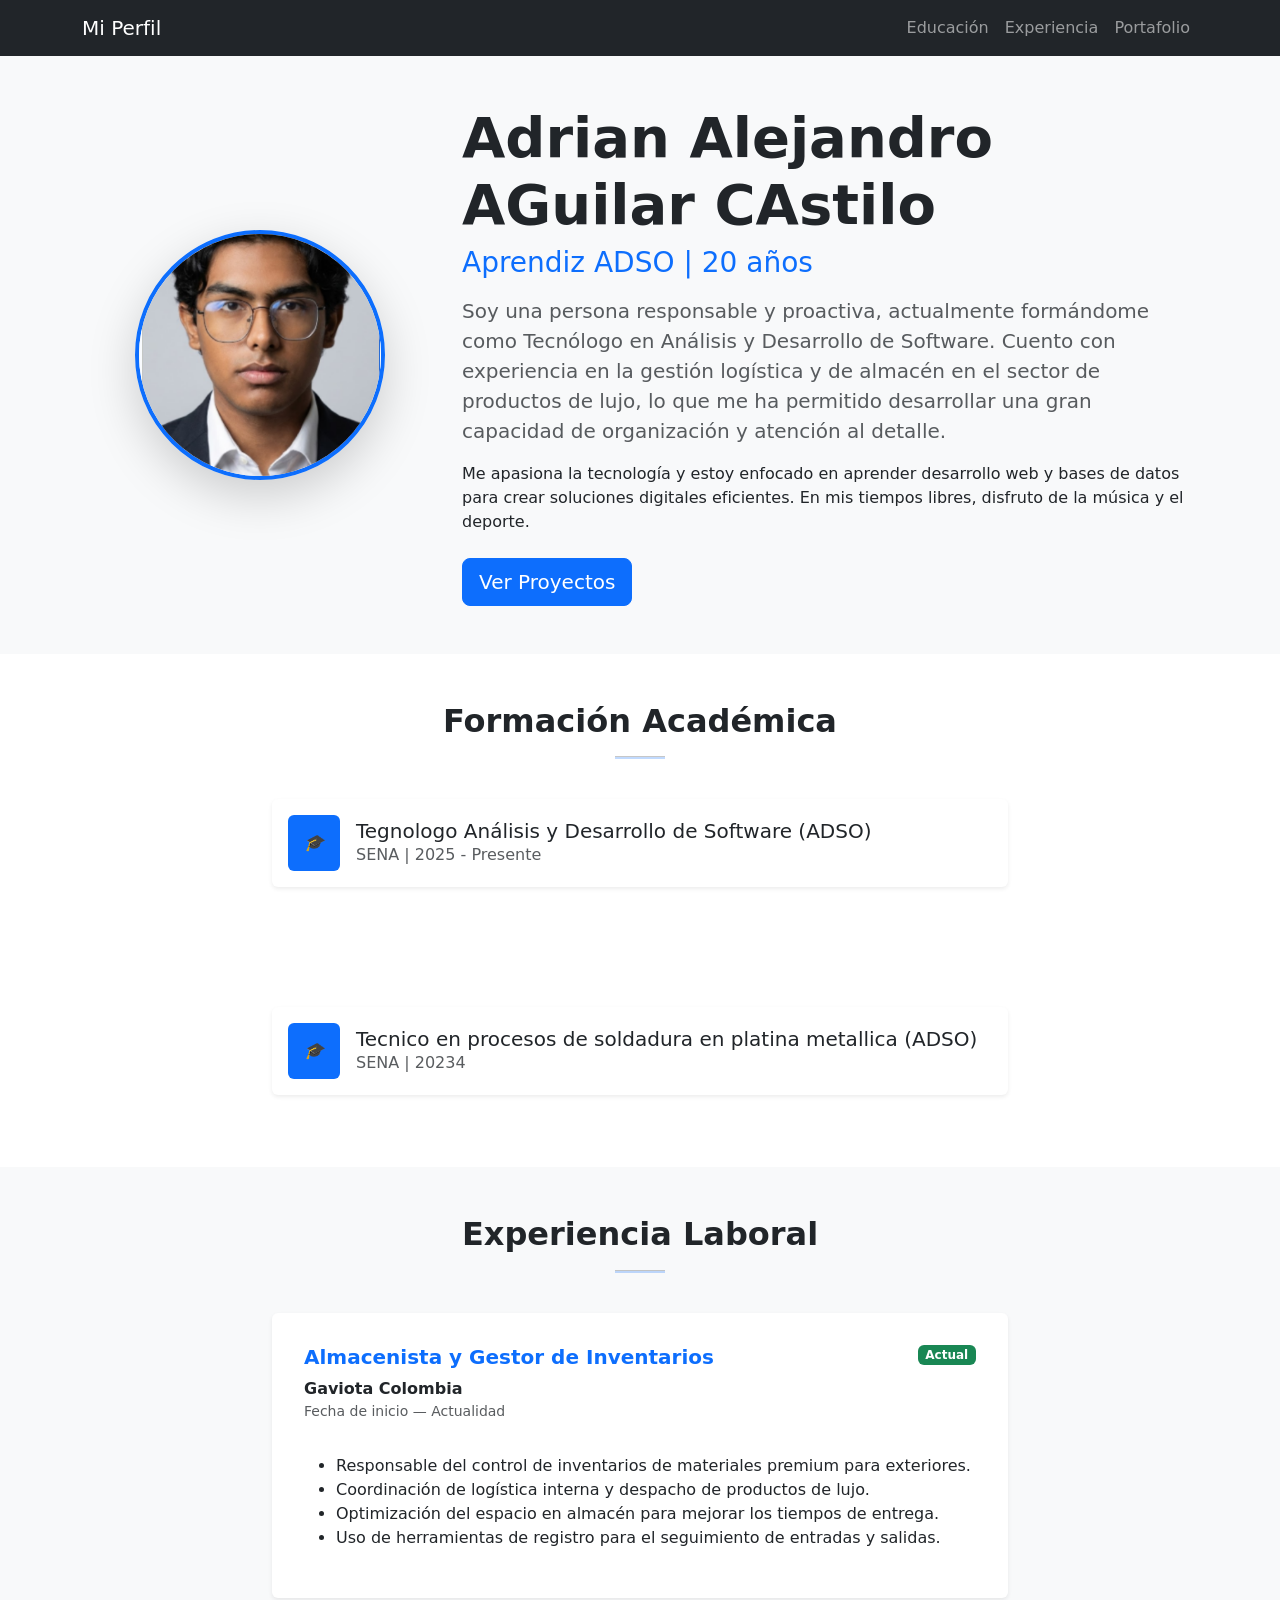
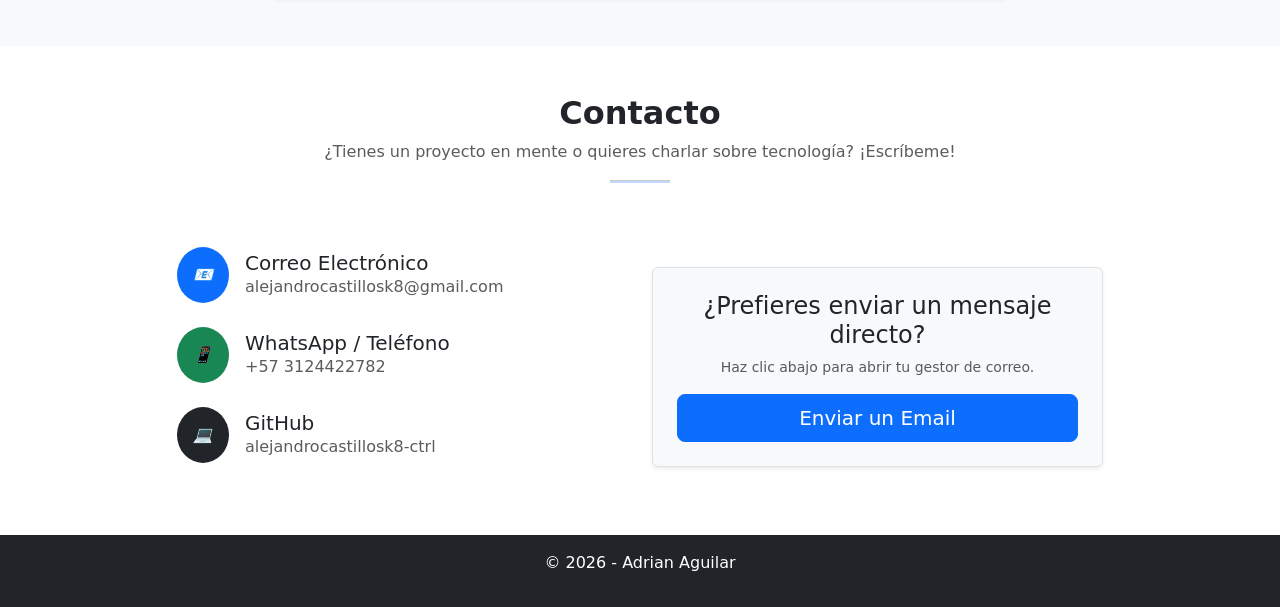
<file: curriculum vitae/index.html>
<!DOCTYPE html>
<html lang="es">
<head>
    <meta charset="UTF-8">
    <meta name="viewport" content="width=device-width, initial-scale=1.0">
    <title>Mi CV Profesional</title>
    <link href="https://cdn.jsdelivr.net/npm/bootstrap@5.3.0/dist/css/bootstrap.min.css" rel="stylesheet">
    <link rel="stylesheet" href="style.css">
</head>
<body>

    <nav class="navbar navbar-expand-lg navbar-dark bg-dark sticky-top">
        <div class="container">
            <a class="navbar-brand" href="#">Mi Perfil</a>
            <div class="collapse navbar-collapse">
                <ul class="navbar-nav ms-auto">
                    <li class="nav-item"><a class="nav-link" href="#educacion">Educación</a></li>
                    <li class="nav-item"><a class="nav-link" href="#experiencia">Experiencia</a></li>
                    <li class="nav-item"><a class="nav-link" href="portafolio.html">Portafolio</a></li>
                </ul>
            </div>
        </div>
    </nav>

<header id="sobre-mi" class="py-5 bg-light">
    <div class="container">
        <div class="row align-items-center">
            
            <div class="col-md-4 text-center mb-4 mb-md-0">
                <img src="./img/foto.png" alt="Mi Foto" class="img-fluid rounded-circle shadow-lg border border-primary border-4" style="width: 250px; height: 250px; object-fit: cover;">
            </div>

            <div class="col-md-8">
                <h1 class="display-4 fw-bold text-dark">Adrian Alejandro AGuilar CAstilo</h1>
                <h3 class="text-primary mb-3">Aprendiz ADSO | 20 años</h3> <p class="lead text-muted">
                    Soy una persona responsable y proactiva, actualmente formándome como <strong>Tecnólogo en Análisis y Desarrollo de Software</strong>. 
                    Cuento con experiencia en la gestión logística y de almacén en el sector de productos de lujo, lo que me ha permitido desarrollar una gran capacidad de organización y atención al detalle.
                </p>
                
                <p>
                    Me apasiona la tecnología y estoy enfocado en aprender desarrollo web y bases de datos para crear soluciones digitales eficientes. En mis tiempos libres, disfruto de la música y el deporte.
                </p>

                <div class="mt-4">
                    <a href="portafolio.html" class="btn btn-primary btn-lg">Ver Proyectos</a>
                </div>
            </div>

        </div>
    </div>
</header>

   <section id="educacion" class="container py-5">
    <div class="row">
        <div class="col-12 text-center mb-4">
            <h2 class="fw-bold">Formación Académica</h2>
            <hr class="mx-auto" style="width: 50px; height: 3px; background: #0d6efd;">
        </div>
        <div class="col-md-8 mx-auto">
            <div class="card border-0 shadow-sm mb-4">
                <div class="card-body d-flex align-items-center">
                    <div class="flex-shrink-0">
                        <div class="bg-primary text-white p-3 rounded">
                            <i class="bi bi- mortarboard-fill">🎓</i>
                        </div>
                    </div>
                    <div class="flex-grow-1 ms-3">
                        <h5 class="mb-0">Tegnologo Análisis y Desarrollo de Software (ADSO)</h5>
                        <p class="text-muted mb-0">SENA | 2025 - Presente</p>
                    </div>
                </div>
            </div>
        </div>
    </div>
</section>

 <section id="educacion" class="container py-5">
    <div class="row">

        <div class="col-md-8 mx-auto">
            <div class="card border-0 shadow-sm mb-4">
                <div class="card-body d-flex align-items-center">
                    <div class="flex-shrink-0">
                        <div class="bg-primary text-white p-3 rounded">
                            <i class="bi bi- mortarboard-fill">🎓</i>
                        </div>
                    </div>
                    <div class="flex-grow-1 ms-3">
                        <h5 class="mb-0">Tecnico en procesos de soldadura en platina metallica (ADSO)</h5>
                        <p class="text-muted mb-0">SENA | 20234 </p>
                    </div>
                </div>
            </div>
        </div>
    </div>
</section>

<section id="experiencia" class="bg-light py-5">
    <div class="container">
        <div class="row">
            <div class="col-12 text-center mb-4">
                <h2 class="fw-bold">Experiencia Laboral</h2>
                <hr class="mx-auto" style="width: 50px; height: 3px; background: #0d6efd;">
            </div>
            <div class="col-md-8 mx-auto">
                <div class="card border-0 shadow-sm p-3">
                    <div class="card-body">
                        <div class="d-flex justify-content-between align-items-start">
                            <div>
                                <h5 class="fw-bold text-primary">Almacenista y Gestor de Inventarios</h5>
                                <p class="mb-0"><strong>Gaviota Colombia</strong></p>
                                <p class="text-muted small">Fecha de inicio — Actualidad</p>
                            </div>
                            <span class="badge bg-success">Actual</span>
                        </div>
                        <ul class="mt-3">
                            <li>Responsable del control de inventarios de materiales premium para exteriores.</li>
                            <li>Coordinación de logística interna y despacho de productos de lujo.</li>
                            <li>Optimización del espacio en almacén para mejorar los tiempos de entrega.</li>
                            <li>Uso de herramientas de registro para el seguimiento de entradas y salidas.</li>
                        </ul>
                    </div>
                </div>
            </div>
        </div>
    </div>
</section>

<section id="contacto" class="py-5 bg-white">
    <div class="container">
        <div class="row">
            <div class="col-12 text-center mb-5">
                <h2 class="fw-bold">Contacto</h2>
                <p class="text-muted">¿Tienes un proyecto en mente o quieres charlar sobre tecnología? ¡Escríbeme!</p>
                <hr class="mx-auto" style="width: 60px; height: 3px; background: #0d6efd;">
            </div>
        </div>

        <div class="row justify-content-center">
            <div class="col-md-5">
                <div class="d-flex align-items-center mb-4">
                    <div class="bg-primary text-white p-3 rounded-circle me-3">
                        <i class="bi bi-envelope-fill">📧</i>
                    </div>
                    <div>
                        <h5 class="mb-0">Correo Electrónico</h5>
                        <p class="text-muted mb-0">alejandrocastillosk8@gmail.com</p>
                    </div>
                </div>

                <div class="d-flex align-items-center mb-4">
                    <div class="bg-success text-white p-3 rounded-circle me-3">
                        <i class="bi bi-whatsapp">📱</i>
                    </div>
                    <div>
                        <h5 class="mb-0">WhatsApp / Teléfono</h5>
                        <p class="text-muted mb-0">+57 3124422782</p>
                    </div>
                </div>

                <div class="d-flex align-items-center mb-4">
                    <div class="bg-dark text-white p-3 rounded-circle me-3">
                        <i class="bi bi-github">💻</i>
                    </div>
                    <div>
                        <h5 class="mb-0">GitHub</h5>
                        <p class="text-muted mb-0">alejandrocastillosk8-ctrl</p>
                    </div>
                </div>
            </div>

            <div class="col-md-5 text-center d-flex align-items-center justify-content-center">
                <div class="p-4 border rounded shadow-sm bg-light">
                    <h4>¿Prefieres enviar un mensaje directo?</h4>
                    <p class="small text-muted">Haz clic abajo para abrir tu gestor de correo.</p>
                    <a href="mailto:tu-correo@ejemplo.com" class="btn btn-primary btn-lg w-100">
                        Enviar un Email
                    </a>
                </div>
            </div>
        </div>
    </div>
</section>

    <footer class="bg-dark text-white text-center py-3">
        <p>&copy; 2026 - Adrian Aguilar</p>
    </footer>

    <script src="https://cdn.jsdelivr.net/npm/bootstrap@5.3.0/dist/js/bootstrap.bundle.min.js"></script>
</body>
</html>
</file>
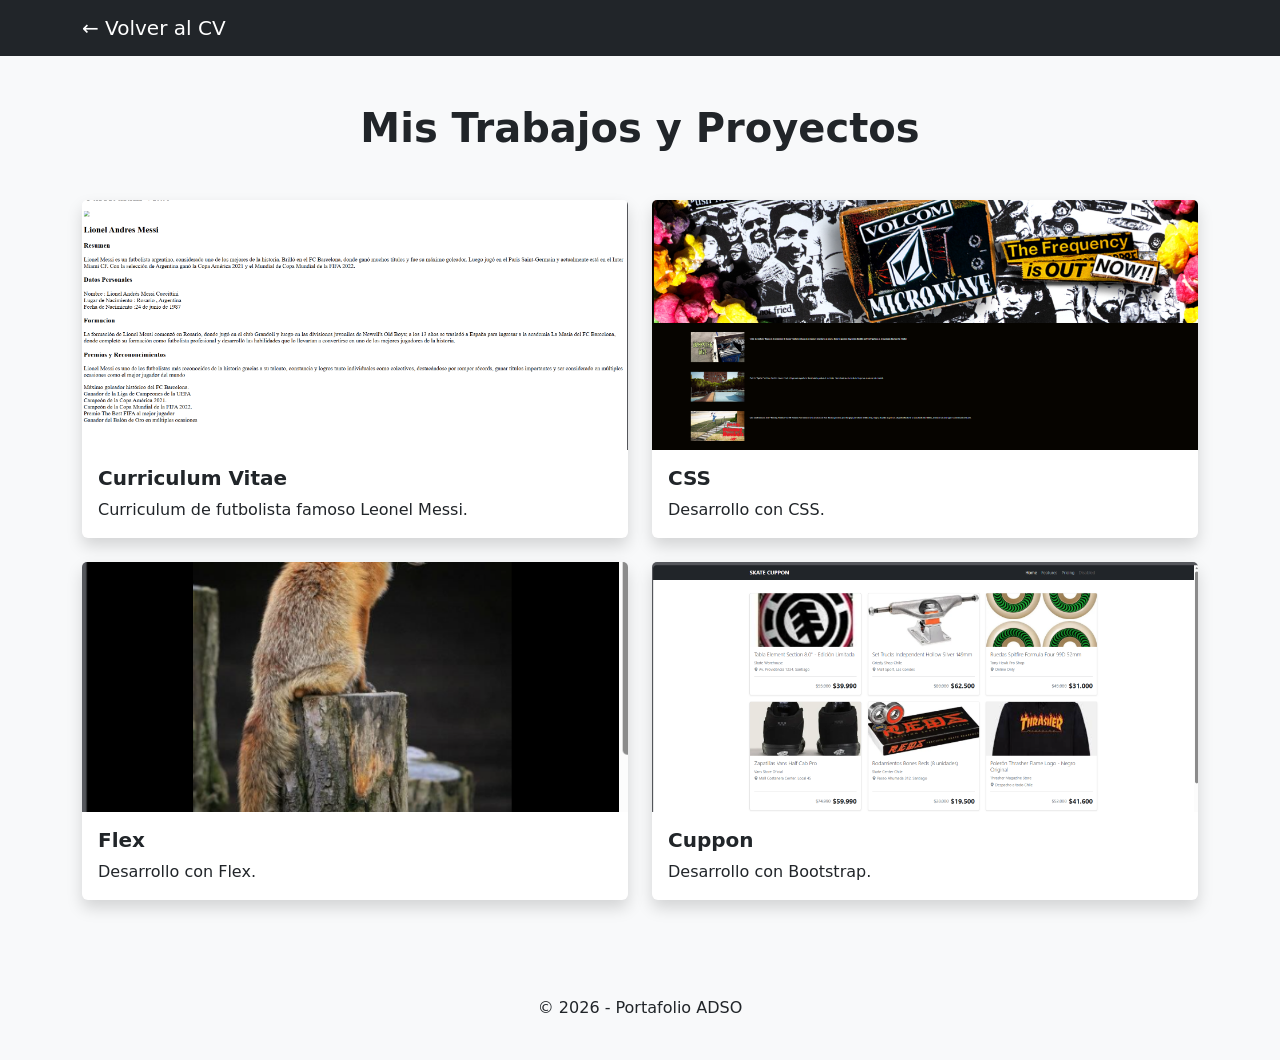
<file: curriculum vitae/portafolio.html>
<!DOCTYPE html>
<html lang="es">
<head>
    <meta charset="UTF-8">
    <meta name="viewport" content="width=device-width, initial-scale=1.0">
    <title>Mi Portafolio - Proyectos</title>
    <link href="https://cdn.jsdelivr.net/npm/bootstrap@5.3.3/dist/css/bootstrap.min.css" rel="stylesheet">
    <link rel="stylesheet" href="style.css">
</head>
<body class="bg-light">

    <nav class="navbar navbar-dark bg-dark">
        <div class="container">
            <a class="navbar-brand" href="index.html">← Volver al CV</a>
        </div>
    </nav>

<div class="container py-5">
    <h1 class="text-center mb-5 fw-bold">Mis Trabajos y Proyectos</h1>
    
    <div class="row">
        
        <div class="col-md-6 mb-4">
            <div class="card shadow border-0 h-100"> <img src="./img/cv.png" class="card-img-top custom-img" alt="CV">
                <div class="card-body">
                    <h5 class="card-title fw-bold">Curriculum Vitae</h5>
                    <p class="card-text">Curriculum de futbolista famoso Leonel Messi.</p>
                </div>
            </div>
        </div>

        <div class="col-md-6 mb-4">
            <div class="card shadow border-0 h-100">
                <img src="./img/css.png" class="card-img-top custom-img" alt="CSS">
                <div class="card-body">
                    <h5 class="card-title fw-bold">CSS</h5>
                    <p class="card-text">Desarrollo con CSS.</p>
                </div>
            </div>
        </div>

        <div class="col-md-6 mb-4">
            <div class="card shadow border-0 h-100">
                <img src="./img/flex.png" class="card-img-top custom-img" alt="Flex">
                <div class="card-body">
                    <h5 class="card-title fw-bold">Flex</h5>
                    <p class="card-text">Desarrollo con Flex.</p>
                </div>
            </div>
        </div>    

        <div class="col-md-6 mb-4">
            <div class="card shadow border-0 h-100">
                <img src="./img/cupon.png" class="card-img-top custom-img" alt="Cuppon">
                <div class="card-body">
                    <h5 class="card-title fw-bold">Cuppon</h5>
                    <p class="card-text">Desarrollo con Bootstrap.</p>
                </div>
            </div>
        </div>

    </div> </div>

    <footer class="text-center py-4">
        <p>&copy; 2026 - Portafolio ADSO</p>
    </footer>

    <script src="https://cdn.jsdelivr.net/npm/bootstrap@5.3.3/dist/js/bootstrap.bundle.min.js"></script>
</body>
</html>
</file>
<file: curriculum vitae/style.css>
.custom-img {
    height: 250px; 
    object-fit: cover; 
    width: 100%;
}

/
.card {
    display: flex;
    flex-direction: column;
}
</file>
